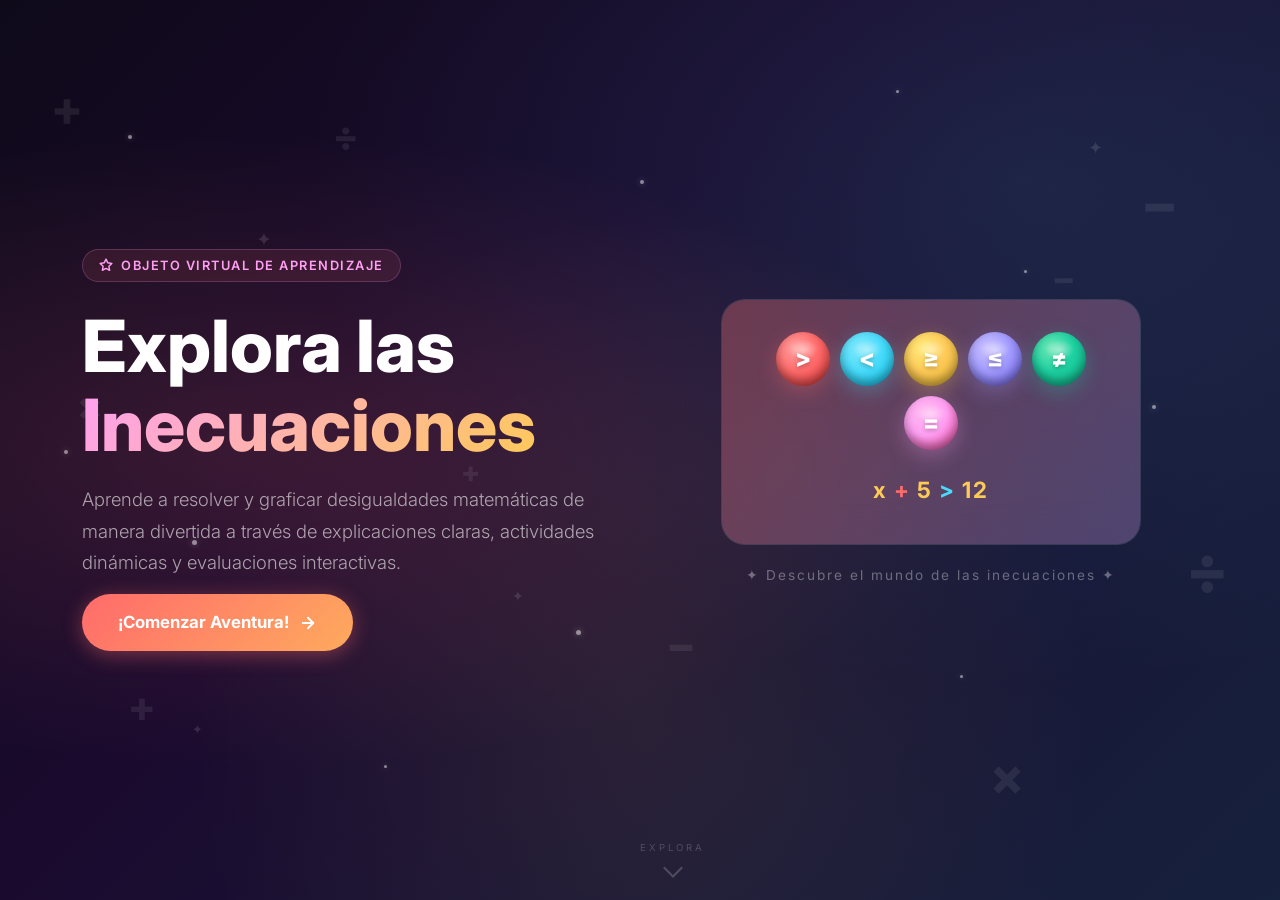
<file: index.html>
<!DOCTYPE html>
<html lang="es" dir="ltr">

<head>
  <meta charset="utf-8">
  <meta name="viewport" content="width=device-width, initial-scale=1">
  <meta name="description" content="OVA interactivo para aprender inecuaciones matemáticas con explicaciones claras, actividades dinámicas y evaluaciones.">
  <meta property="og:title" content="OVA de Inecuaciones">
  <meta property="og:description" content="Aprende a resolver y graficar desigualdades matemáticas de manera divertida.">
  <meta property="og:type" content="website">
  <title>OVA de Inecuaciones - Inicio</title>
  <link rel="icon" type="image/svg+xml" href="data:image/svg+xml,%3Csvg xmlns='http://www.w3.org/2000/svg' viewBox='0 0 100 100'%3E%3Ctext y='.9em' font-size='85'%3E%E2%89%A0%3C/text%3E%3C/svg%3E">
  <link rel="preconnect" href="https://fonts.googleapis.com">
  <link rel="preconnect" href="https://fonts.gstatic.com" crossorigin>
  <link href="https://fonts.googleapis.com/css2?family=Inter:wght@300;400;500;600;700;800&display=swap" rel="stylesheet">
  <link href="https://cdn.jsdelivr.net/npm/bootstrap@5.3.8/dist/css/bootstrap.min.css" rel="stylesheet">
  <link rel="stylesheet" href="style.css">
</head>

<body class="landing">

  <!-- Símbolos matemáticos flotando al fondo -->
  <div class="float-symbol" style="top:8%;left:4%;font-size:3rem;animation-delay:0s;animation-duration:14s;">+</div>
  <div class="float-symbol" style="top:18%;right:8%;font-size:3.5rem;animation-delay:1.5s;animation-duration:16s;">−</div>
  <div class="float-symbol" style="top:42%;left:6%;font-size:2.4rem;animation-delay:3s;animation-duration:12s;">×</div>
  <div class="float-symbol" style="top:58%;right:4%;font-size:4rem;animation-delay:.8s;animation-duration:18s;">÷</div>
  <div class="float-symbol" style="top:75%;left:10%;font-size:2.6rem;animation-delay:5s;animation-duration:15s;">+</div>
  <div class="float-symbol" style="top:28%;right:16%;font-size:2.2rem;animation-delay:2s;animation-duration:13s;">−</div>
  <div class="float-symbol" style="top:82%;right:20%;font-size:3.2rem;animation-delay:4s;animation-duration:17s;">×</div>
  <div class="float-symbol" style="top:12%;left:26%;font-size:2.4rem;animation-delay:6s;animation-duration:11s;">÷</div>
  <div class="float-symbol" style="top:50%;left:36%;font-size:1.8rem;animation-delay:2.5s;animation-duration:19s;">+</div>
  <div class="float-symbol" style="top:68%;left:52%;font-size:2.8rem;animation-delay:3.5s;animation-duration:14s;">−</div>

  <!-- Estrellas partículas -->
  <div class="star" style="top:15%;left:10%;width:4px;height:4px;animation-delay:0s;animation-duration:8s;"></div>
  <div class="star" style="top:30%;left:80%;width:3px;height:3px;animation-delay:2s;animation-duration:10s;"></div>
  <div class="star" style="top:60%;left:15%;width:5px;height:5px;animation-delay:4s;animation-duration:7s;"></div>
  <div class="star" style="top:75%;left:75%;width:3px;height:3px;animation-delay:1s;animation-duration:9s;"></div>
  <div class="star" style="top:45%;left:90%;width:4px;height:4px;animation-delay:3s;animation-duration:11s;"></div>
  <div class="star" style="top:85%;left:30%;width:3px;height:3px;animation-delay:5s;animation-duration:6s;"></div>
  <div class="star" style="top:20%;left:50%;width:4px;height:4px;animation-delay:1.5s;animation-duration:12s;"></div>
  <div class="star" style="top:70%;left:45%;width:5px;height:5px;animation-delay:3.5s;animation-duration:8s;"></div>
  <div class="star" style="top:10%;left:70%;width:3px;height:3px;animation-delay:0.5s;animation-duration:10s;"></div>
  <div class="star" style="top:50%;left:5%;width:4px;height:4px;animation-delay:2.5s;animation-duration:7s;"></div>

  <!-- Chispas ✦ -->
  <div class="sparkle" style="top:25%;left:20%;font-size:1.2rem;animation-delay:1s;animation-duration:6s;">✦</div>
  <div class="sparkle" style="top:55%;left:70%;font-size:1rem;animation-delay:3s;animation-duration:8s;">✦</div>
  <div class="sparkle" style="top:80%;left:15%;font-size:0.8rem;animation-delay:5s;animation-duration:5s;">✦</div>
  <div class="sparkle" style="top:15%;left:85%;font-size:1.1rem;animation-delay:2s;animation-duration:7s;">✦</div>
  <div class="sparkle" style="top:65%;left:40%;font-size:0.9rem;animation-delay:4s;animation-duration:9s;">✦</div>

  <div class="container landing-hero">
    <div class="row align-items-center g-5 min-vh-100 py-5">

      <div class="col-lg-6">
        <div class="hero-stagger">
          <div class="landing-badge" style="--order: 1">
            <svg width="14" height="14" viewBox="0 0 24 24" fill="none" stroke="currentColor" stroke-width="2.5" stroke-linecap="round" stroke-linejoin="round">
              <polygon points="12 2 15.09 8.26 22 9.27 17 14.14 18.18 21.02 12 17.77 5.82 21.02 7 14.14 2 9.27 8.91 8.26 12 2"/>
            </svg>
            Objeto Virtual de Aprendizaje
          </div>

          <h1 style="--order: 2">
            Explora las<br>
            <span class="gradient-text">Inecuaciones</span>
          </h1>

          <p class="lead" style="--order: 3">
            Aprende a resolver y graficar desigualdades matemáticas de manera divertida a través de explicaciones claras, actividades dinámicas y evaluaciones interactivas.
          </p>

          <a href="app.html" class="landing-cta" style="--order: 4">
            ¡Comenzar Aventura!
            <svg width="18" height="18" viewBox="0 0 24 24" fill="none" stroke="currentColor" stroke-width="2.5" stroke-linecap="round" stroke-linejoin="round">
              <line x1="5" y1="12" x2="19" y2="12"></line>
              <polyline points="12 5 19 12 12 19"></polyline>
            </svg>
          </a>
        </div>
      </div>

      <div class="col-lg-6 landing-visual">
        <div class="landing-dynamic">
          <div class="dynamic-card">
            <div class="symbol-row">
              <span class="symbol-bubble symbol-bubble--gt">&gt;</span>
              <span class="symbol-bubble symbol-bubble--lt">&lt;</span>
              <span class="symbol-bubble symbol-bubble--gte">≥</span>
              <span class="symbol-bubble symbol-bubble--lte">≤</span>
              <span class="symbol-bubble symbol-bubble--neq">≠</span>
              <span class="symbol-bubble symbol-bubble--eq">=</span>
            </div>

            <div class="equation-scroll">
              <div class="equation-track">
                <span class="equation-item"><span class="eq-num">x</span> <span class="eq-sign">+</span> <span class="eq-num">5</span> <span class="eq-op">&gt;</span> <span class="eq-num">12</span></span>
                <span class="equation-item"><span class="eq-num">3y</span> <span class="eq-op">≤</span> <span class="eq-num">9</span></span>
                <span class="equation-item"><span class="eq-num">2a</span> <span class="eq-sign">−</span> <span class="eq-num">4</span> <span class="eq-op">&gt;</span> <span class="eq-num">6</span></span>
                <span class="equation-item"><span class="eq-num">7</span> <span class="eq-sign">+</span> <span class="eq-num">b</span> <span class="eq-op">≥</span> <span class="eq-num">10</span></span>
              </div>
            </div>
          </div>

          <p class="dynamic-hint">✦ Descubre el mundo de las inecuaciones ✦</p>
        </div>
      </div>

    </div>
  </div>

  <!-- Indicador scroll -->
  <div class="scroll-indicator">
    <span class="scroll-text">Explora</span>
    <div class="scroll-arrow"></div>
  </div>

  <script src="https://cdn.jsdelivr.net/npm/bootstrap@5.3.8/dist/js/bootstrap.bundle.min.js"></script>
</body>

</html>
</file>
<file: style.css>
:root {
  --primary: #ff6b6b;
  --primary-light: #ff9ff3;
  --primary-dark: #ee5a24;
  --secondary: #48dbfb;
  --accent: #feca57;
  --accent-warm: #1dd1a1;

  --sidebar-bg: linear-gradient(180deg, #ff6b6b 0%, #a29bfe 50%, #6c5ce7 100%);
  --sidebar-text: rgba(255, 255, 255, 0.85);
  --sidebar-text-hover: #ffffff;
  --sidebar-hover-bg: rgba(255, 255, 255, 0.12);
  --sidebar-active: linear-gradient(90deg, #feca57, #ff6b6b);
  --sidebar-width: 250px;
  --sidebar-mini-width: 80px;

  --body-bg: #f7f4ff;
  --content-text: #2d3436;
  --card-bg: rgba(255, 255, 255, 0.85);
  --card-border: 1px solid rgba(232, 226, 245, 0.8);
  --card-shadow: 0 10px 30px rgba(108, 92, 231, 0.06), 0 1px 3px rgba(0, 0, 0, 0.02);
  --card-shadow-hover: 0 20px 40px rgba(108, 92, 231, 0.12), 0 5px 15px rgba(108, 92, 231, 0.04);
  --border-color: #e8e2f5;
  --footer-bg: #ffffff;
  --switch-bg: #dfe6e9;
  --switch-circle: #ffffff;
  --text-muted: #636e72;
}

.dark-mode {
  --sidebar-bg: linear-gradient(180deg, #c0392b 0%, #6c3483 100%);
  --body-bg: #1a1a2e;
  --content-text: #e2e8f0;
  --card-bg: rgba(45, 45, 68, 0.85);
  --card-border: 1px solid rgba(255, 255, 255, 0.08);
  --card-shadow: 0 10px 30px rgba(0, 0, 0, 0.35);
  --card-shadow-hover: 0 20px 40px rgba(0, 0, 0, 0.55);
  --border-color: rgba(255, 255, 255, 0.08);
  --footer-bg: #2d2d44;
  --switch-bg: #ff6b6b;
  --text-muted: #dfe6e9;
}

* {
  margin: 0;
  padding: 0;
  box-sizing: border-box;
  font-family: 'Inter', sans-serif;
}

body {
  min-height: 100vh;
  background: linear-gradient(135deg, #f7f4ff 0%, #f0f5ff 50%, #fff4f8 100%) !important;
  color: var(--content-text);
  transition: background 0.4s ease, color 0.3s ease;
  overflow-x: hidden;
}

.dark-mode body,
body.dark-mode {
  background: var(--body-bg) !important;
}

/* ========== LANDING PAGE (index.html) ========== */
.landing {
  position: relative;
  min-height: 100vh;
  display: flex;
  align-items: center;
  background: linear-gradient(135deg, #0f0a1a 0%, #1a0a2e 40%, #16213e 100%) !important;
  overflow-x: hidden;
}

.landing::before {
  content: '';
  position: absolute;
  inset: 0;
  background:
    radial-gradient(ellipse at 20% 50%, rgba(255, 107, 107, 0.15) 0%, transparent 50%),
    radial-gradient(ellipse at 80% 20%, rgba(72, 219, 251, 0.1) 0%, transparent 50%),
    radial-gradient(ellipse at 50% 80%, rgba(254, 202, 87, 0.08) 0%, transparent 50%);
  pointer-events: none;
}

/* Floating math symbols */
.float-symbol {
  position: absolute;
  font-weight: 800;
  color: rgba(255, 255, 255, 0.08);
  pointer-events: none;
  z-index: 0;
  animation: floatSymbol 12s infinite alternate ease-in-out;
  user-select: none;
}

@keyframes floatSymbol {
  0% { transform: translateY(0) rotate(0deg) scale(1); }
  33% { transform: translateY(-25px) rotate(8deg) scale(1.08); }
  66% { transform: translateY(12px) rotate(-5deg) scale(0.92); }
  100% { transform: translateY(-18px) rotate(3deg) scale(1.05); }
}

/* Star particles */
.star {
  position: absolute;
  border-radius: 50%;
  background: rgba(255, 255, 255, 0.5);
  pointer-events: none;
  z-index: 0;
  animation: starFloat 8s infinite alternate ease-in-out;
  box-shadow: 0 0 6px rgba(255, 255, 255, 0.3);
}

@keyframes starFloat {
  0% { transform: translateY(0) scale(1); opacity: 0.2; }
  100% { transform: translateY(-35px) scale(1.3); opacity: 0.7; }
}

/* Sparkles */
.sparkle {
  position: absolute;
  color: rgba(255, 255, 255, 0.12);
  pointer-events: none;
  z-index: 0;
  animation: sparkleFloat 6s infinite alternate ease-in-out;
}

@keyframes sparkleFloat {
  0% { transform: translateY(0) rotate(0deg); opacity: 0.1; }
  100% { transform: translateY(-25px) rotate(180deg); opacity: 0.4; }
}

.landing-hero {
  position: relative;
  z-index: 1;
}

/* Staggered entry animation */
.hero-stagger > * {
  opacity: 0;
  animation: heroFadeIn 0.6s ease calc(var(--order, 0) * 0.2s + 0.3s) forwards;
}

@keyframes heroFadeIn {
  from { opacity: 0; transform: translateY(20px); }
  to { opacity: 1; transform: translateY(0); }
}

.landing-badge {
  display: inline-flex;
  align-items: center;
  gap: 8px;
  padding: 6px 16px;
  border-radius: 100px;
  font-size: 0.8rem;
  font-weight: 600;
  text-transform: uppercase;
  letter-spacing: 1.5px;
  color: #ff9ff3;
  border: 1px solid rgba(255, 159, 243, 0.2);
  background: rgba(255, 107, 107, 0.1);
  margin-bottom: 1.5rem;
  transform-origin: left center;
}

.landing-hero h1 {
  font-size: clamp(2.5rem, 6vw, 4.5rem);
  font-weight: 800;
  line-height: 1.1;
  color: #ffffff;
  margin-bottom: 1.25rem;
}

.landing-hero .gradient-text {
  background: linear-gradient(135deg, #ff9ff3, #feca57 50%, #48dbfb);
  background-size: 200% 200%;
  -webkit-background-clip: text;
  -webkit-text-fill-color: transparent;
  animation: gradientShift 4s ease infinite;
}

@keyframes gradientShift {
  0% { background-position: 0% 50%; }
  50% { background-position: 100% 50%; }
  100% { background-position: 0% 50%; }
}

.landing-hero .lead {
  font-size: 1.15rem;
  color: rgba(255, 255, 255, 0.6);
  max-width: 520px;
  line-height: 1.7;
}

.landing-cta {
  display: inline-flex;
  align-items: center;
  gap: 10px;
  padding: 16px 36px;
  border-radius: 100px;
  font-weight: 700;
  font-size: 1.05rem;
  color: #ffffff;
  background: linear-gradient(135deg, #ff6b6b, #feca57);
  background-size: 150% 150%;
  border: none;
  text-decoration: none;
  transition: all 0.3s cubic-bezier(0.175, 0.885, 0.32, 1.275);
  box-shadow: 0 4px 20px rgba(255, 107, 107, 0.4);
  animation: heroFadeIn 0.6s ease calc(var(--order, 0) * 0.2s + 0.3s) forwards, ctaPulse 2.5s infinite;
}

.landing-cta:hover {
  opacity: 1;
  animation: none;
  transform: translateY(-3px) scale(1.03);
  box-shadow: 0 8px 30px rgba(255, 107, 107, 0.5);
  color: #ffffff;
}

@keyframes ctaPulse {
  0%, 100% { box-shadow: 0 4px 20px rgba(255, 107, 107, 0.4); }
  50% { box-shadow: 0 4px 35px rgba(255, 107, 107, 0.6), 0 0 50px rgba(254, 202, 87, 0.15); }
}

.landing-visual {
  position: relative;
  display: flex;
  align-items: center;
  justify-content: center;
  opacity: 0;
  animation: heroFadeIn 0.8s ease 1.3s forwards;
}

.landing-dynamic {
  width: 100%;
  max-width: 420px;
  display: flex;
  flex-direction: column;
  align-items: center;
  gap: 20px;
}

.dynamic-card {
  width: 100%;
  background: rgba(255, 255, 255, 0.04);
  border: 1px solid rgba(255, 255, 255, 0.1);
  border-radius: 24px;
  padding: 2rem 1.5rem;
  backdrop-filter: blur(20px);
  text-align: center;
  position: relative;
  overflow: hidden;
}

.dynamic-card::before {
  content: '';
  position: absolute;
  inset: -2px;
  border-radius: 26px;
  background: linear-gradient(135deg, #ff6b6b, #a29bfe, #48dbfb, #feca57);
  background-size: 400% 400%;
  animation: gradientGlow 6s ease infinite;
  z-index: -1;
  opacity: 0.3;
}

@keyframes gradientGlow {
  0% { background-position: 0% 50%; }
  50% { background-position: 100% 50%; }
  100% { background-position: 0% 50%; }
}

.symbol-row {
  display: flex;
  justify-content: center;
  gap: 10px;
  margin-bottom: 18px;
  flex-wrap: wrap;
}

/* ===== 3D BUBBLES ===== */
.symbol-bubble {
  width: 54px;
  height: 54px;
  border-radius: 50%;
  display: flex;
  align-items: center;
  justify-content: center;
  font-size: 1.5rem;
  font-weight: 800;
  position: relative;
  cursor: default;
  transform-style: preserve-3d;
  perspective: 400px;
  animation: float3d 3.5s infinite ease-in-out;
  animation-delay: calc(var(--i, 0) * 0.3s);
  transition: transform 0.3s ease, box-shadow 0.3s ease;
  will-change: transform;
  text-shadow: 0 2px 4px rgba(0, 0, 0, 0.25);
  color: #fff;
}

.symbol-bubble::before {
  content: '';
  position: absolute;
  top: 7px;
  left: 50%;
  transform: translateX(-50%);
  width: 55%;
  height: 38%;
  background: radial-gradient(ellipse at center, rgba(255, 255, 255, 0.45) 0%, transparent 70%);
  border-radius: 50%;
  pointer-events: none;
}

.symbol-bubble::after {
  content: '';
  position: absolute;
  inset: 0;
  border-radius: 50%;
  box-shadow: inset 0 -5px 10px rgba(0, 0, 0, 0.2);
  pointer-events: none;
}

.symbol-bubble:hover {
  transform: scale(1.2) !important;
  box-shadow: 0 0 35px var(--bubble-glow) !important;
}

.symbol-bubble--gt {
  background: radial-gradient(circle at 35% 30%, #ff9e9e, #ff6b6b 45%, #d63031 100%);
  --bubble-glow: rgba(255, 107, 107, 0.5);
  --i: 0;
  box-shadow: inset 0 -5px 10px rgba(0, 0, 0, 0.2), 0 6px 20px rgba(255, 107, 107, 0.3);
}

.symbol-bubble--lt {
  background: radial-gradient(circle at 35% 30%, #7ee8fa, #48dbfb 45%, #0abde3 100%);
  --bubble-glow: rgba(72, 219, 251, 0.5);
  --i: 1;
  box-shadow: inset 0 -5px 10px rgba(0, 0, 0, 0.2), 0 6px 20px rgba(72, 219, 251, 0.3);
}

.symbol-bubble--gte {
  background: radial-gradient(circle at 35% 30%, #ffea7a, #feca57 45%, #e1b12c 100%);
  --bubble-glow: rgba(254, 202, 87, 0.5);
  --i: 2;
  box-shadow: inset 0 -5px 10px rgba(0, 0, 0, 0.2), 0 6px 20px rgba(254, 202, 87, 0.3);
}

.symbol-bubble--lte {
  background: radial-gradient(circle at 35% 30%, #c8bfff, #a29bfe 45%, #6c5ce7 100%);
  --bubble-glow: rgba(162, 155, 254, 0.5);
  --i: 3;
  box-shadow: inset 0 -5px 10px rgba(0, 0, 0, 0.2), 0 6px 20px rgba(162, 155, 254, 0.3);
}

.symbol-bubble--neq {
  background: radial-gradient(circle at 35% 30%, #6be6b5, #1dd1a1 45%, #10ac84 100%);
  --bubble-glow: rgba(29, 209, 161, 0.5);
  --i: 4;
  box-shadow: inset 0 -5px 10px rgba(0, 0, 0, 0.2), 0 6px 20px rgba(29, 209, 161, 0.3);
}

.symbol-bubble--eq {
  background: radial-gradient(circle at 35% 30%, #ffb8f0, #ff9ff3 45%, #e84393 100%);
  --bubble-glow: rgba(255, 159, 243, 0.5);
  --i: 5;
  box-shadow: inset 0 -5px 10px rgba(0, 0, 0, 0.2), 0 6px 20px rgba(255, 159, 243, 0.3);
}

@keyframes float3d {
  0%, 100% { transform: perspective(400px) rotateY(-3deg) translateY(0); }
  25% { transform: perspective(400px) rotateY(5deg) translateY(-6px); }
  50% { transform: perspective(400px) rotateY(-2deg) translateY(-10px); }
  75% { transform: perspective(400px) rotateY(6deg) translateY(-4px); }
}

.equation-scroll {
  overflow: hidden;
  height: 44px;
  position: relative;
}

.equation-track {
  display: flex;
  flex-direction: column;
  animation: scrollEquations 10s infinite;
}

.equation-item {
  height: 44px;
  display: flex;
  align-items: center;
  justify-content: center;
  font-size: 1.4rem;
  font-weight: 700;
  color: rgba(255, 255, 255, 0.85);
  letter-spacing: 2px;
  gap: 6px;
}

.eq-sign { color: #ff6b6b; }
.eq-op { color: #48dbfb; }
.eq-num { color: #feca57; }

@keyframes scrollEquations {
  0%, 20% { transform: translateY(0); }
  25%, 45% { transform: translateY(-44px); }
  50%, 70% { transform: translateY(-88px); }
  75%, 95% { transform: translateY(-132px); }
  100% { transform: translateY(-176px); }
}

.dynamic-hint {
  font-size: 0.85rem;
  color: rgba(255, 255, 255, 0.35);
  text-align: center;
  letter-spacing: 2px;
  animation: pulseHint 2.5s infinite;
}

@keyframes pulseHint {
  0%, 100% { opacity: 0.3; }
  50% { opacity: 0.7; }
}

/* ===== SCROLL INDICATOR ===== */
.scroll-indicator {
  position: absolute;
  bottom: 25px;
  left: 50%;
  transform: translateX(-50%);
  display: flex;
  flex-direction: column;
  align-items: center;
  gap: 6px;
  z-index: 2;
  animation: heroFadeIn 0.8s ease 2.8s forwards;
  opacity: 0;
}

.scroll-text {
  font-size: 0.6rem;
  color: rgba(255, 255, 255, 0.2);
  text-transform: uppercase;
  letter-spacing: 3px;
}

.scroll-arrow {
  width: 14px;
  height: 14px;
  border-right: 2px solid rgba(255, 255, 255, 0.2);
  border-bottom: 2px solid rgba(255, 255, 255, 0.2);
  transform: rotate(45deg);
  animation: scrollBounce 2s infinite;
}

@keyframes scrollBounce {
  0%, 100% { transform: rotate(45deg) translateY(0); opacity: 0.2; }
  50% { transform: rotate(45deg) translateY(6px); opacity: 0.6; }
}

/* ========== LANDING RESPONSIVE ========== */
@media (max-width: 992px) {
  .landing {
    text-align: center;
    padding: 4rem 1rem;
  }
  .landing-badge {
    transform-origin: center center;
  }
  .landing-hero .lead {
    margin: 0 auto 2rem;
  }
  .landing-cta {
    margin: 0 auto;
  }
  .landing-dynamic {
    margin-top: 3rem;
    margin-left: auto;
    margin-right: auto;
  }
  .scroll-indicator {
    display: none;
  }
}

@media (max-width: 576px) {
  .symbol-bubble {
    width: 44px;
    height: 44px;
    font-size: 1.2rem;
  }
  .dynamic-card {
    padding: 1.5rem 1rem;
  }
}

/* ========== SIDEBAR ========== */
.menu {
  position: fixed;
  width: 44px;
  height: 44px;
  display: none;
  justify-content: center;
  align-items: center;
  border-radius: 12px;
  cursor: pointer;
  background: var(--primary);
  color: #ffffff;
  right: 16px;
  top: 16px;
  z-index: 100;
  border: none;
  font-size: 24px;
  box-shadow: 0 4px 12px rgba(255, 107, 107, 0.3);
}

.barra-lateral {
  position: fixed;
  display: flex;
  flex-direction: column;
  justify-content: space-between;
  width: var(--sidebar-width);
  height: 100%;
  padding: 20px 12px;
  background: var(--sidebar-bg);
  transition: width 0.35s cubic-bezier(0.25, 0.8, 0.25, 1), left 0.35s cubic-bezier(0.25, 0.8, 0.25, 1);
  z-index: 50;
  border-right: 1px solid rgba(255, 255, 255, 0.06);
  box-shadow: 10px 0 30px rgba(0, 0, 0, 0.15);
  backdrop-filter: blur(10px);
}

.mini-barra-lateral {
  width: var(--sidebar-mini-width);
}

.barra-lateral .nombre-pagina {
  display: flex;
  align-items: center;
  gap: 10px;
  padding: 8px 10px 20px;
  margin-bottom: 12px;
  border-bottom: 1px solid rgba(255, 255, 255, 0.06);
}

.barra-lateral .nombre-pagina ion-icon {
  font-size: 28px;
  color: var(--primary-light);
  cursor: pointer;
  min-width: 28px;
  transition: transform 0.3s ease;
}

.barra-lateral .nombre-pagina ion-icon:hover {
  transform: rotate(-10deg) scale(1.1);
}

.barra-lateral .nombre-pagina span {
  font-size: 18px;
  font-weight: 700;
  color: #ffffff;
  white-space: nowrap;
  transition: opacity 0.3s ease;
}

.barra-lateral span.oculto {
  opacity: 0;
  width: 0;
  overflow: hidden;
  display: inline-block;
}

.barra-lateral .navegacion {
  flex: 1;
  overflow-y: auto;
  overflow-x: hidden;
  padding: 4px 0;
}

.barra-lateral .navegacion::-webkit-scrollbar {
  width: 3px;
}

.barra-lateral .navegacion::-webkit-scrollbar-thumb {
  background: rgba(255, 255, 255, 0.15);
  border-radius: 10px;
}

.barra-lateral .navegacion ul {
  list-style: none;
  margin: 0;
  padding: 0;
}

.barra-lateral .navegacion li {
  margin-bottom: 2px;
}

.barra-lateral .navegacion a {
  display: flex;
  align-items: center;
  gap: 12px;
  padding: 10px 12px;
  border-radius: 10px;
  text-decoration: none;
  color: var(--sidebar-text);
  font-size: 14px;
  font-weight: 500;
  transition: all 0.2s ease;
  white-space: nowrap;
  border-left: 3px solid transparent;
}

.barra-lateral .navegacion a:hover {
  background: var(--sidebar-hover-bg);
  color: var(--sidebar-text-hover);
  border-left-color: var(--primary-light);
}

.barra-lateral .navegacion a.active-link {
  background: var(--sidebar-active);
  color: #ffffff !important;
  font-weight: 600;
  border-left-color: #ffffff;
  box-shadow: 0 4px 12px rgba(255, 107, 107, 0.3);
}

.barra-lateral .navegacion ion-icon {
  font-size: 18px;
  min-width: 18px;
  color: inherit;
}

.barra-lateral .navegacion span {
  font-size: 14px;
  font-weight: 500;
  white-space: nowrap;
  transition: opacity 0.3s ease;
}

/* Submenu */
.submenu-btn {
  padding-right: 8px !important;
}

.submenu-items {
  max-height: 0;
  overflow: hidden;
  transition: max-height 0.3s ease;
  padding-left: 0 !important;
}

.submenu.active .submenu-items {
  max-height: 300px;
}

.submenu-items a {
  padding-left: 46px !important;
  font-size: 13px !important;
  height: 36px !important;
}

.flecha {
  font-size: 14px;
  margin-left: auto;
  transition: transform 0.3s ease;
}

.submenu.active .flecha {
  transform: rotate(180deg);
}

/* Dark mode toggle */
.barra-lateral .linea {
  height: 1px;
  background: rgba(255, 255, 255, 0.06);
  margin: 8px 0;
}

.barra-lateral .modo-oscuro {
  display: flex;
  align-items: center;
  justify-content: space-between;
  padding: 8px 12px;
  border-radius: 10px;
  background: rgba(0, 0, 0, 0.15);
}

.barra-lateral .modo-oscuro .info {
  display: flex;
  align-items: center;
  gap: 10px;
  color: var(--sidebar-text);
  font-size: 14px;
  font-weight: 500;
}

.barra-lateral .modo-oscuro ion-icon {
  font-size: 18px;
  color: var(--sidebar-text);
}

.barra-lateral .modo-oscuro span {
  white-space: nowrap;
  transition: opacity 0.3s ease;
}

.switch {
  display: flex;
  align-items: center;
  cursor: pointer;
  min-width: 40px;
  justify-content: flex-end;
}

.base {
  position: relative;
  width: 36px;
  height: 20px;
  background: var(--switch-bg);
  border-radius: 20px;
  transition: background 0.3s ease;
}

.circulo {
  position: absolute;
  width: 16px;
  height: 16px;
  background: var(--switch-circle);
  border-radius: 50%;
  top: 2px;
  left: 2px;
  transition: left 0.3s cubic-bezier(0.25, 0.8, 0.25, 1);
  box-shadow: 0 1px 3px rgba(0, 0, 0, 0.2);
}

.circulo.prendido {
  left: 18px;
}

/* ========== MAIN CONTENT ========== */
main {
  margin-left: var(--sidebar-width);
  padding: 32px;
  min-height: 100vh;
  display: flex;
  flex-direction: column;
  background: var(--body-bg);
  transition: margin-left 0.35s cubic-bezier(0.25, 0.8, 0.25, 1);
}

main.min-main {
  margin-left: var(--sidebar-mini-width);
}

.contenido-principal {
  flex: 1;
}

/* ========== FOOTER ========== */
.footer {
  margin-top: 40px;
  padding: 16px 24px;
  display: flex;
  align-items: center;
  justify-content: center;
  gap: 12px;
  flex-wrap: wrap;
  text-align: center;
  border-top: 1px solid var(--border-color);
  background: var(--footer-bg);
  border-radius: 16px;
  box-shadow: var(--card-shadow);
  color: var(--text-muted);
  font-size: 13px;
  font-weight: 500;
}

.footer img {
  width: 36px;
  height: auto;
  opacity: 0.8;
}

.footer p {
  margin: 0;
}

/* ========== CARDS ========== */
.card,
.team-card,
.glass-card {
  background: var(--card-bg) !important;
  color: var(--content-text) !important;
  border: var(--card-border) !important;
  box-shadow: var(--card-shadow) !important;
  border-radius: 24px !important;
  transition: transform 0.4s cubic-bezier(0.175, 0.885, 0.32, 1.275), 
              box-shadow 0.4s ease, 
              border-color 0.4s ease !important;
  backdrop-filter: blur(16px);
  -webkit-backdrop-filter: blur(16px);
  position: relative;
  overflow: hidden;
}

.card:hover,
.team-card:hover,
.glass-card:hover {
  transform: translateY(-8px) scale(1.02) rotateX(1deg) rotateY(1deg);
  box-shadow: var(--card-shadow-hover) !important;
  border-color: var(--primary-light) !important;
}

.card::after,
.team-card::after,
.glass-card::after {
  content: '';
  position: absolute;
  top: -50%;
  left: -50%;
  width: 200%;
  height: 200%;
  background: linear-gradient(
    45deg,
    transparent 45%,
    rgba(255, 255, 255, 0.08) 48%,
    rgba(255, 255, 255, 0.25) 50%,
    rgba(255, 255, 255, 0.08) 52%,
    transparent 55%
  );
  transform: rotate(-45deg);
  transition: transform 0.8s ease;
  pointer-events: none;
  opacity: 0;
}

.card:hover::after,
.team-card:hover::after,
.glass-card:hover::after {
  transform: rotate(-45deg) translate(50%, 50%);
  opacity: 1;
}

.gradient-text {
  background: linear-gradient(135deg, var(--primary), var(--accent));
  -webkit-background-clip: text;
  -webkit-text-fill-color: transparent;
}

/* ========== BUTTONS ========== */
.btn-primary {
  background: linear-gradient(135deg, var(--primary), var(--primary-dark)) !important;
  border: none !important;
  font-weight: 600;
  padding: 12px 28px;
  border-radius: 12px !important;
  transition: all 0.3s ease !important;
}

.btn-primary:hover {
  transform: translateY(-2px);
  box-shadow: 0 8px 20px rgba(255, 107, 107, 0.35) !important;
}

.btn-outline-primary {
  border: 1.5px solid var(--primary) !important;
  color: var(--primary) !important;
  font-weight: 600;
  border-radius: 12px !important;
  transition: all 0.3s ease !important;
}

.btn-outline-primary:hover {
  background: var(--primary) !important;
  color: #ffffff !important;
  transform: translateY(-2px);
  box-shadow: 0 8px 20px rgba(255, 107, 107, 0.25) !important;
}

.btn-adventure {
  display: inline-flex;
  align-items: center;
  gap: 8px;
  padding: 16px 36px !important;
  border-radius: 100px !important;
  font-weight: 700 !important;
  font-size: 1.05rem;
  background: linear-gradient(135deg, var(--primary), var(--accent)) !important;
  border: none !important;
  color: #ffffff !important;
  transition: all 0.3s cubic-bezier(0.175, 0.885, 0.32, 1.275) !important;
  box-shadow: 0 4px 20px rgba(255, 107, 107, 0.35) !important;
}

.btn-adventure:hover {
  transform: translateY(-3px) scale(1.03);
  box-shadow: 0 8px 30px rgba(255, 107, 107, 0.45), 0 0 20px rgba(254, 202, 87, 0.2) !important;
}

/* ========== QUIZ ========== */
.quiz-container {
  max-width: 720px;
  margin: 0 auto;
}

.quiz-card {
  border-radius: 20px !important;
  padding: 32px;
}

.quiz-progress {
  height: 6px;
  background: rgba(0, 0, 0, 0.06);
  border-radius: 10px;
  overflow: hidden;
  margin-bottom: 24px;
}

.dark-mode .quiz-progress {
  background: rgba(255, 255, 255, 0.06);
}

.quiz-progress-bar {
  height: 100%;
  background: linear-gradient(90deg, var(--primary), var(--accent));
  width: 0%;
  transition: width 0.4s ease;
  border-radius: 10px;
}

.quiz-question-num {
  font-size: 0.8rem;
  text-transform: uppercase;
  letter-spacing: 1.5px;
  font-weight: 700;
  color: var(--primary);
  margin-bottom: 8px;
}

.quiz-question-text {
  font-size: 1.25rem;
  font-weight: 600;
  line-height: 1.5;
  margin-bottom: 24px;
  color: var(--content-text);
}

.quiz-options {
  display: flex;
  flex-direction: column;
  gap: 10px;
}

.quiz-option {
  display: flex;
  align-items: center;
  gap: 14px;
  padding: 14px 18px;
  border-radius: 12px;
  background: rgba(0, 0, 0, 0.02);
  border: 1.5px solid rgba(0, 0, 0, 0.06);
  cursor: pointer;
  transition: all 0.25s ease;
  font-weight: 500;
  color: var(--content-text);
  outline: none;
  font-family: inherit;
  font-size: inherit;
  text-align: inherit;
}

.quiz-option:focus-visible {
  outline: 2px solid var(--primary);
  outline-offset: 2px;
}

.dark-mode .quiz-option {
  background: rgba(255, 255, 255, 0.03);
  border-color: rgba(255, 255, 255, 0.06);
}

.quiz-option:hover {
  border-color: var(--primary-light);
  background: rgba(255, 107, 107, 0.06);
  transform: translateX(4px);
}

.quiz-option.selected {
  border-color: var(--primary) !important;
  background: rgba(255, 107, 107, 0.1) !important;
  box-shadow: 0 0 0 2px rgba(255, 107, 107, 0.15);
}

.quiz-option-letter {
  display: flex;
  align-items: center;
  justify-content: center;
  width: 28px;
  height: 28px;
  border-radius: 8px;
  font-size: 0.8rem;
  font-weight: 700;
  background: rgba(0, 0, 0, 0.06);
  color: var(--content-text);
  transition: all 0.25s ease;
}

.dark-mode .quiz-option-letter {
  background: rgba(255, 255, 255, 0.1);
  color: #e2e8f0;
}

.quiz-option.selected .quiz-option-letter {
  background: var(--primary);
  color: #ffffff;
}

.quiz-actions {
  display: flex;
  justify-content: space-between;
  margin-top: 24px;
  padding-top: 20px;
  border-top: 1px solid var(--border-color);
}

/* ========== RESULTS ========== */
.results-card {
  text-align: center;
  padding: 32px;
}

.results-score-circle {
  width: 120px;
  height: 120px;
  border-radius: 50%;
  margin: 0 auto 20px;
  display: flex;
  align-items: center;
  justify-content: center;
  border: 4px solid var(--primary);
  box-shadow: 0 8px 20px rgba(255, 107, 107, 0.15);
}

.results-score-value {
  font-size: 2.2rem;
  font-weight: 800;
  color: var(--content-text);
}

.results-message {
  font-size: 1.3rem;
  font-weight: 700;
  margin-bottom: 8px;
  color: var(--content-text);
}

.results-summary {
  color: var(--text-muted);
  margin-bottom: 24px;
}

/* ========== EMBEDS & UTILITY ========== */
.video-responsive {
  position: relative;
  width: 100%;
  max-width: 700px;
  margin: 0 auto;
  aspect-ratio: 16 / 9;
  overflow: hidden;
  border-radius: 16px;
  box-shadow: var(--card-shadow);
  border: var(--card-border);
}

.video-responsive iframe {
  width: 100%;
  height: 100%;
  border: none;
}

.h5p-container {
  width: 100%;
  overflow: hidden;
  border-radius: 16px;
  box-shadow: var(--card-shadow);
  border: var(--card-border);
}

.h5p-container iframe {
  width: 100%;
  min-height: 600px;
  border: none;
}

.actividad-responsive {
  width: 100%;
  overflow: hidden;
  border-radius: 16px;
  box-shadow: var(--card-shadow);
  border: var(--card-border);
}

.actividad-responsive iframe {
  width: 100%;
  min-height: 600px;
  border: none;
}

/* ========== TEXT MUTED (both modes) ========== */
.text-muted {
  color: var(--text-muted) !important;
}

.dark-mode .accordion-button {
  background: transparent !important;
  color: var(--content-text) !important;
}

.dark-mode .accordion-button::after {
  filter: invert(0.8);
}

.dark-mode .accordion-button:not(.collapsed) {
  background: rgba(255, 255, 255, 0.05) !important;
}

.dark-mode .accordion-body {
  background: rgba(0, 0, 0, 0.15);
  color: var(--content-text);
}

.dark-mode .btn-outline-secondary {
  border-color: rgba(255, 255, 255, 0.2) !important;
  color: #cbd5e1 !important;
}

.dark-mode .btn-outline-secondary:hover {
  background: rgba(255, 255, 255, 0.08) !important;
  color: #ffffff !important;
}

.dark-mode .bg-light {
  background: rgba(255, 255, 255, 0.06) !important;
}

.dark-mode .form-control {
  background: rgba(255, 255, 255, 0.06) !important;
  border: 1px solid rgba(255, 255, 255, 0.1) !important;
  color: #e2e8f0 !important;
}

.dark-mode .form-control::placeholder {
  color: rgba(255, 255, 255, 0.35) !important;
}

.dark-mode .form-control:focus {
  border-color: var(--primary) !important;
  box-shadow: 0 0 0 3px rgba(255, 107, 107, 0.2) !important;
}

/* ========== ANIMATIONS ========== */
.content-fade-in {
  animation: fadeInUp 0.4s ease forwards;
}

@keyframes fadeInUp {
  from {
    opacity: 0;
    transform: translateY(16px);
  }
  to {
    opacity: 1;
    transform: translateY(0);
  }
}

/* ========== SPINNER ========== */
.spinner {
  display: flex;
  justify-content: center;
  align-items: center;
  gap: 10px;
  padding: 60px 0;
}

.spinner-dot {
  width: 14px;
  height: 14px;
  border-radius: 50%;
  background: var(--primary);
  animation: spinnerBounce 1.4s infinite ease-in-out both;
}

.spinner-dot:nth-child(1) { animation-delay: -0.32s; }
.spinner-dot:nth-child(2) { animation-delay: -0.16s; }
.spinner-dot:nth-child(3) { animation-delay: 0; }

@keyframes spinnerBounce {
  0%, 80%, 100% { transform: scale(0); }
  40% { transform: scale(1); }
}

/* ========== SIDEBAR OVERLAY ========== */
.sidebar-overlay {
  position: fixed;
  inset: 0;
  background: rgba(0, 0, 0, 0.5);
  z-index: 45;
  opacity: 0;
  pointer-events: none;
  transition: opacity 0.35s ease;
}

.sidebar-overlay.active {
  opacity: 1;
  pointer-events: auto;
}

/* ========== NAV HOME ========== */
.nav-home {
  margin-bottom: 8px !important;
}

.nav-home a {
  background: rgba(255, 255, 255, 0.06);
  border: 1px solid rgba(255, 255, 255, 0.1);
  border-radius: 10px;
}

.nav-home a:hover {
  background: rgba(255, 255, 255, 0.12);
}

.nav-home ion-icon {
  font-size: 20px;
}

/* ========== RESPONSIVE ========== */
@media (max-width: 768px) {
  main {
    margin-left: 0 !important;
    padding: 20px 16px;
  }
}

@media (max-width: 600px) {
  .barra-lateral {
    left: calc(-1 * var(--sidebar-width));
  }

  .mini-barra-lateral {
    left: calc(-1 * var(--sidebar-mini-width));
  }

  .max-barra-lateral {
    left: 0 !important;
    width: var(--sidebar-width) !important;
  }

  .menu {
    display: flex;
  }

  .menu ion-icon:nth-child(2) {
    display: none;
  }
}

.responsive-padding {
  padding: clamp(1rem, 3vw, 2rem);
}

/* ========== ANIMATED BUBBLES BACKGROUND ========== */
.animated-bg {
  position: fixed;
  top: 0;
  left: 0;
  width: 100vw;
  height: 100vh;
  z-index: -1;
  overflow: hidden;
  background: transparent;
  pointer-events: none;
}

.bubble {
  position: absolute;
  border-radius: 50%;
  background: radial-gradient(circle at 30% 30%, rgba(255, 255, 255, 0.8), rgba(255, 255, 255, 0.1) 60%, rgba(0, 0, 0, 0) 100%);
  box-shadow: inset -5px -5px 15px rgba(0,0,0,0.05), 0 10px 20px rgba(0,0,0,0.05);
  animation: floatUp 15s infinite ease-in-out;
  opacity: 0.5;
  backdrop-filter: blur(1px);
}

.dark-mode .bubble {
  background: radial-gradient(circle at 30% 30%, rgba(255, 255, 255, 0.15), rgba(255, 255, 255, 0.03) 60%, rgba(0, 0, 0, 0) 100%);
  box-shadow: inset -5px -5px 15px rgba(255,255,255,0.02), 0 10px 25px rgba(0,0,0,0.25);
  opacity: 0.4;
}

.bubble-1 { width: 140px; height: 140px; left: 8%; animation-duration: 20s; animation-delay: 0s; }
.bubble-2 { width: 90px; height: 90px; left: 38%; animation-duration: 24s; animation-delay: 3s; }
.bubble-3 { width: 160px; height: 160px; left: 68%; animation-duration: 28s; animation-delay: 5s; }
.bubble-4 { width: 100px; height: 100px; left: 82%; animation-duration: 21s; animation-delay: 1.5s; }
.bubble-5 { width: 120px; height: 120px; left: 22%; animation-duration: 23s; animation-delay: 4s; }

@keyframes floatUp {
  0% {
    transform: translateY(115vh) scale(0.8) rotate(0deg);
    opacity: 0;
  }
  15% {
    opacity: 0.5;
  }
  85% {
    opacity: 0.5;
  }
  100% {
    transform: translateY(-25vh) scale(1.1) rotate(360deg);
    opacity: 0;
  }
}

/* ========== BUTTON SHINE ========== */
.btn-shine {
  position: relative;
  overflow: hidden;
}

.btn-shine::after {
  content: '';
  position: absolute;
  top: 0;
  left: -150%;
  width: 50%;
  height: 100%;
  background: linear-gradient(
    90deg,
    rgba(255, 255, 255, 0) 0%,
    rgba(255, 255, 255, 0.4) 50%,
    rgba(255, 255, 255, 0) 100%
  );
  transform: skewX(-20deg);
  animation: shine 4.5s infinite ease-in-out;
}

@keyframes shine {
  0% { left: -150%; }
  35% { left: 150%; }
  100% { left: 150%; }
}

/* ========== BALANCE SCALE ========== */
.balance-wrapper {
  display: flex;
  justify-content: center;
  align-items: center;
  height: 220px;
  position: relative;
  overflow: visible;
  margin-top: 20px;
}

.balance-base-container {
  position: relative;
  width: 340px;
  height: 150px;
  display: flex;
  justify-content: center;
  max-width: 100%;
}

.balance-fulcrum {
  position: absolute;
  bottom: 0;
  width: 0;
  height: 0;
  border-left: 25px solid transparent;
  border-right: 25px solid transparent;
  border-bottom: 55px solid var(--text-muted);
  z-index: 10;
  opacity: 0.85;
}

.balance-beam {
  position: absolute;
  top: 90px;
  width: min(310px, 90%);
  height: 10px;
  background: var(--text-muted);
  border-radius: 5px;
  z-index: 5;
  transform-origin: center center;
  transition: transform 0.8s cubic-bezier(0.175, 0.885, 0.32, 1.275);
}

.balance-pan {
  position: absolute;
  top: 5px;
  width: 70px;
  height: 80px;
  display: flex;
  flex-direction: column;
  align-items: center;
  justify-content: flex-end;
  transform-origin: center top;
  transition: transform 0.8s cubic-bezier(0.175, 0.885, 0.32, 1.275);
}

.balance-pan-left {
  left: 5px;
}

.balance-pan-right {
  right: 5px;
}

@media (max-width: 420px) {
  .balance-wrapper {
    height: 180px;
  }
  .balance-base-container {
    transform: scale(0.75);
    transform-origin: center bottom;
  }
  .balance-pan { width: 60px; }
  .pan-plate { width: 60px; }
  .pan-items-container { width: 50px; height: 50px; }
  .apple-weight { width: 12px; height: 12px; }
}

.pan-plate {
  width: 70px;
  height: 8px;
  background: linear-gradient(135deg, var(--primary), var(--primary-dark));
  border-radius: 4px;
  box-shadow: 0 4px 10px rgba(0,0,0,0.15);
  z-index: 4;
}

.balance-pan-right .pan-plate {
  background: linear-gradient(135deg, var(--secondary), #0984e3);
}

.pan-strings {
  position: absolute;
  top: 0;
  width: 50px;
  height: 75px;
  border-left: 2px solid var(--text-muted);
  border-right: 2px solid var(--text-muted);
  opacity: 0.7;
  pointer-events: none;
  z-index: 3;
}

.pan-items-container {
  position: absolute;
  bottom: 8px;
  width: 60px;
  height: 60px;
  display: flex;
  flex-wrap: wrap-reverse;
  justify-content: center;
  align-content: flex-start;
  gap: 4px;
  padding: 2px;
  z-index: 5;
}

/* The Apple or weight elements */
.apple-weight {
  width: 14px;
  height: 14px;
  background: radial-gradient(circle at 35% 35%, #ff4d4d, #b30000);
  border-radius: 50%;
  box-shadow: 0 2px 4px rgba(0,0,0,0.25);
  animation: scaleIn 0.4s cubic-bezier(0.175, 0.885, 0.32, 1.275) forwards;
  position: relative;
}

.balance-pan-right .apple-weight {
  background: radial-gradient(circle at 35% 35%, #2bcbba, #009432);
}

.apple-weight::before {
  content: '';
  position: absolute;
  top: -2px;
  left: 6px;
  width: 2px;
  height: 4px;
  background: #8b5a2b;
  border-radius: 1px;
}

.code-block {
  background: var(--code-bg, #0f172a);
}
:root { --code-bg: #0f172a; }
.dark-mode { --code-bg: #0d1117; }

@keyframes scaleIn {
  from { transform: scale(0); }
  to { transform: scale(1); }
}

/* ========== PRINT STYLES ========== */
@media print {
  .barra-lateral, .menu, .sidebar-overlay, .animated-bg,
  .float-symbol, .star, .sparkle, .scroll-indicator,
  .cursor-sparkle, .confetti-particle {
    display: none !important;
  }
  body { background: #fff !important; color: #000 !important; }
  main { margin-left: 0 !important; padding: 0 !important; }
  .card { break-inside: avoid; box-shadow: none !important; border: 1px solid #ddd !important; }
  iframe { display: none !important; }
  .footer { border-top: 1px solid #ccc; }
  a[href]::after { content: " (" attr(href) ")"; font-size: 0.8em; }
}
</file>
